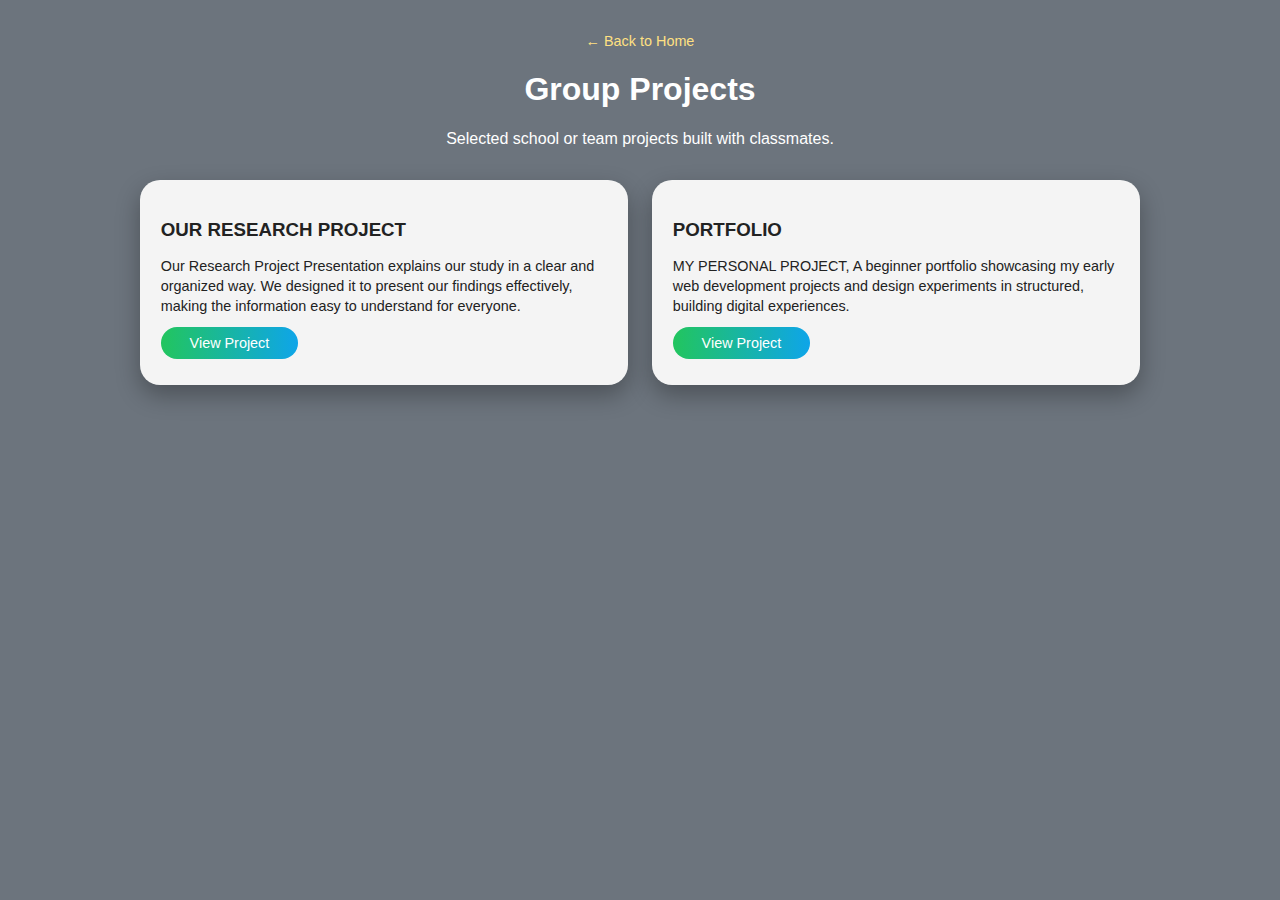
<file: GroupProject.html>
<!DOCTYPE html>
<html lang="en">
<head>
  <meta charset="UTF-8">
  <title>Group Projects</title>
  <meta name="viewport" content="width=device-width, initial-scale=1.0">
  <style>
    body{margin:0;font-family:'Segoe UI',sans-serif;background:#6c747d;color:#fff;}
    .container{max-width:1000px;margin:0 auto;padding:2rem 1.5rem 3rem;}
    header{text-align:center;margin-bottom:2rem;}
    header a{color:#ffe082;text-decoration:none;font-size:0.9rem;}
    .grid{display:grid;grid-template-columns:repeat(auto-fit,minmax(260px,1fr));gap:1.5rem;}
    .card{background:#f4f4f4;color:#222;border-radius:20px;padding:1.3rem 1.3rem 1.6rem;box-shadow:0 10px 25px rgba(0,0,0,0.3);}
    .card h3{margin-bottom:0.4rem;}
    .card p{font-size:0.9rem;line-height:1.4;margin-bottom:0.7rem;}
    .card a{display:inline-block;padding:0.5rem 1.8rem;border-radius:999px;background:linear-gradient(90deg,#22c55e,#0ea5e9);color:#fff;text-decoration:none;font-size:0.9rem;}
  </style>
</head>
<body>
  <div class="container">
    <header>
      <a href="index.html">&larr; Back to Home</a>
      <h1>Group Projects</h1>
      <p>Selected school or team projects built with classmates.</p>
    </header>

    <div class="grid">
      <div class="card">
        <h3>OUR RESEARCH PROJECT</h3>
        <p>Our Research Project Presentation explains our study in a clear and organized way. 
            We designed it to present our findings effectively, making the information easy 
            to understand for everyone.</p>
        <a href="http://127.0.0.1:5501/index.html" target="_blank">View Project</a>
      </div>

      <div class="card">
        <h3>PORTFOLIO</h3>
        <p>MY PERSONAL PROJECT, A beginner portfolio showcasing my early web development 
            projects and design experiments in structured, building digital experiences.</p>
        <a href="http://127.0.0.1:5502/ROCHE%20-%20PORTFOLIO/roche.html" target="_blank">View Project</a>
      </div>
    </div>
  </div>
</body>
</html>
</file>
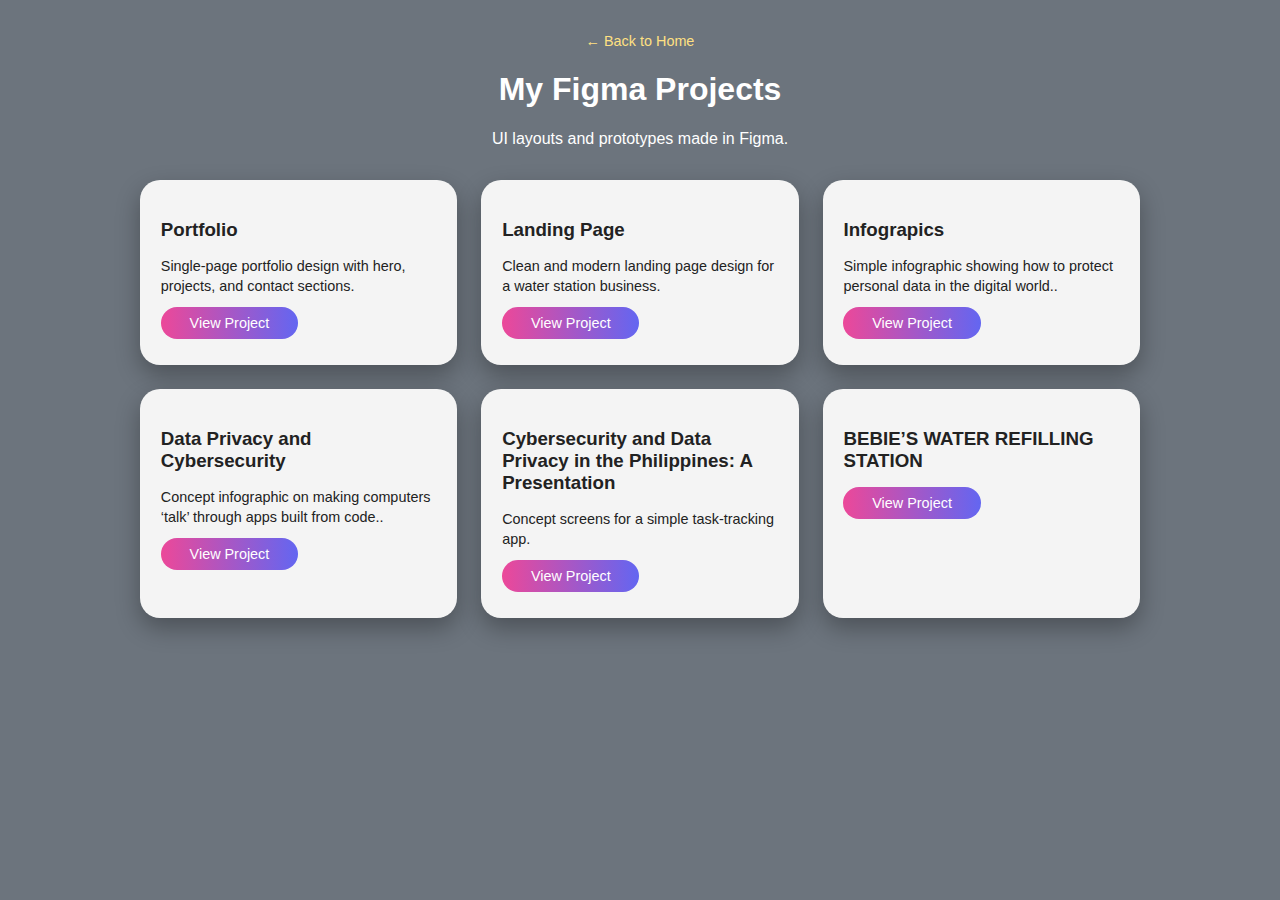
<file: MyFigma.html>
<!DOCTYPE html>
<html lang="en">
<head>
  <meta charset="UTF-8">
  <title>My Figma Projects</title>
  <meta name="viewport" content="width=device-width, initial-scale=1.0">
  <style>
    body{margin:0;font-family:'Segoe UI',sans-serif;background:#6c747d;color:#fff;}
    .container{max-width:1000px;margin:0 auto;padding:2rem 1.5rem 3rem;}
    header{text-align:center;margin-bottom:2rem;}
    header a{color:#ffe082;text-decoration:none;font-size:0.9rem;}
    .grid{display:grid;grid-template-columns:repeat(auto-fit,minmax(260px,1fr));gap:1.5rem;}
    .card{background:#f4f4f4;color:#222;border-radius:20px;padding:1.3rem 1.3rem 1.6rem;box-shadow:0 10px 25px rgba(0,0,0,0.3);}
    .card h3{margin-bottom:0.4rem;}
    .card p{font-size:0.9rem;line-height:1.4;margin-bottom:0.7rem;}
    .card a{display:inline-block;padding:0.5rem 1.8rem;border-radius:999px;background:linear-gradient(90deg,#ec4899,#6366f1);color:#fff;text-decoration:none;font-size:0.9rem;}
  </style>
</head>
<body>
  <div class="container">
    <header>
      <a href="index.html">&larr; Back to Home</a>
      <h1>My Figma Projects</h1>
      <p>UI layouts and prototypes made in Figma.</p>
    </header>

    <div class="grid">
      <div class="card">
        <h3>Portfolio</h3>
        <p>Single‑page portfolio design with hero, projects, and contact sections.</p>
        <a href="https://www.figma.com/proto/X7zDNjlYNgAG9BZt6YQN81/SP-PORFOLIO?node-id=0-1&t=1BfjgXT2tSZ7PJXT-1" target="_blank">View Project</a>
      </div>

      <div class="card">
        <h3>Landing Page</h3>
        <p>Clean and modern landing page design for a water station business.</p>
        <a href="https://www.figma.com/proto/huAwcptbR14pSfMBlY4i8U/SP-Landing-page?node-id=0-1&t=RCGoGOyE6nGrGvlg-1" target="_blank">View Project</a>
      </div>

      <div class="card">
        <h3>Infograpics</h3>
        <p>Simple infographic showing how to protect personal data in the digital world..</p>
        <a href="https://www.figma.com/proto/PwiN0dRtwU5RnTf6aHDdU0/Infograpic--SP-?node-id=79-3&t=XLk0Dp5w7Zv8YxKL-1" target="_blank">View Project</a>
      </div>

      <div class="card">
        <h3>Data Privacy and Cybersecurity</h3>
        <p>Concept infographic on making computers ‘talk’ through apps built from code..</p>
        <a href="https://www.figma.com/deck/tkCV5OyWLcnm9KrMYp2PAK" target="_blank">View Project</a>
      </div>

      <div class="card">
        <h3>Cybersecurity and Data Privacy in the Philippines: A Presentation </h3>
        <p>Concept screens for a simple task‑tracking app.</p>
        <a href="https://www.figma.com/deck/owhGMOiDWytl9q0OoXedlS/Data-Privacy-and-Cybersecurity-in-a-Digital-Society?node-id=1-112&t=csesALNLfOjx28kC-1" target="_blank">View Project</a>
      </div>

      <div class="card">
        <h3>BEBIE’S WATER REFILLING STATION</h3>
        <p></p>
        <a href="https://www.figma.com/deck/qFXtONl5p8HaO543945QeM" target="_blank">View Project</a>
      </div>
    </div>
  </div>
</body>
</html>
</file>
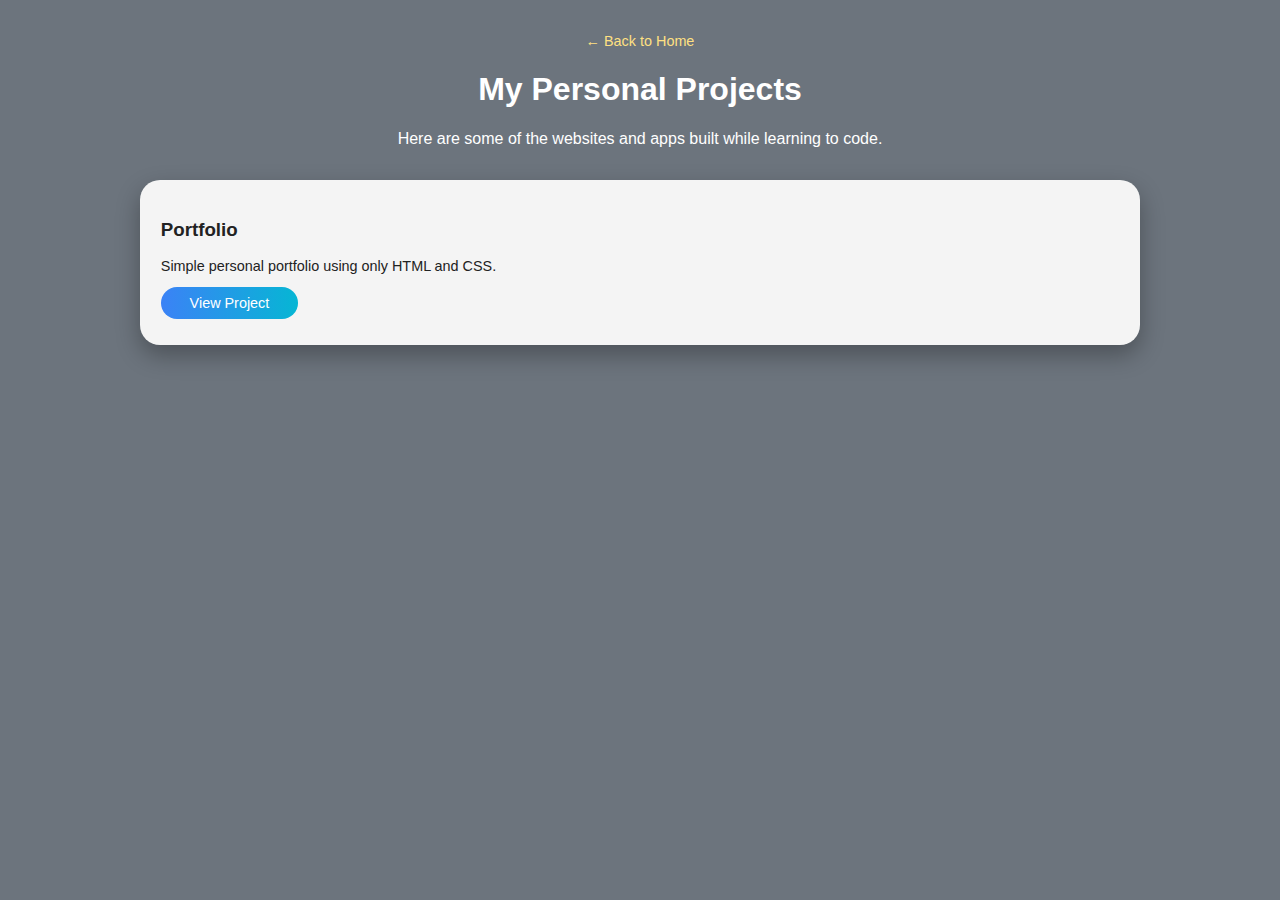
<file: MyPersonalproject.html>
<!DOCTYPE html>
<html lang="en">
<head>
  <meta charset="UTF-8">
  <title>My Personal Projects</title>
  <meta name="viewport" content="width=device-width, initial-scale=1.0">
  <style>
    body{
      margin:0;font-family:'Segoe UI',sans-serif;
      background:#6c747d;color:#fff;
    }
    .container{max-width:1000px;margin:0 auto;padding:2rem 1.5rem 3rem;}
    header{text-align:center;margin-bottom:2rem;}
    header a{color:#ffe082;text-decoration:none;font-size:0.9rem;}
    .grid{
      display:grid;
      grid-template-columns:repeat(auto-fit,minmax(260px,1fr));
      gap:1.5rem;
    }
    .card{
      background:#f4f4f4;color:#222;
      border-radius:20px;padding:1.3rem 1.3rem 1.6rem;
      box-shadow:0 10px 25px rgba(0,0,0,0.3);
    }
    .card h3{margin-bottom:0.4rem;}
    .card p{font-size:0.9rem;line-height:1.4;margin-bottom:0.7rem;}
    .card a{
      display:inline-block;
      padding:0.5rem 1.8rem;
      border-radius:999px;
      background:linear-gradient(90deg,#3b82f6,#06b6d4);
      color:#fff;text-decoration:none;font-size:0.9rem;
    }
  </style>
</head>
<body>
  <div class="container">
    <header>
      <a href="index.html">&larr; Back to Home</a>
      <h1>My Personal Projects</h1>
      <p>Here are some of the websites and apps built while learning to code.</p>
    </header>

    <div class="grid">
      <div class="card">
        <h3>Portfolio</h3>
        <p>Simple personal portfolio using only HTML and CSS.</p>
        <a href="https://www.figma.com/proto/tROD9dBHEfN56wLsnUQeNT/SP-PORFOLIO--Copy-?node-id=0-1&t=5VqslmZjfwFIfUak-1" target="_blank">View Project</a>
      </div>
    </div>
  </div>
</body>
</html>
</file>
